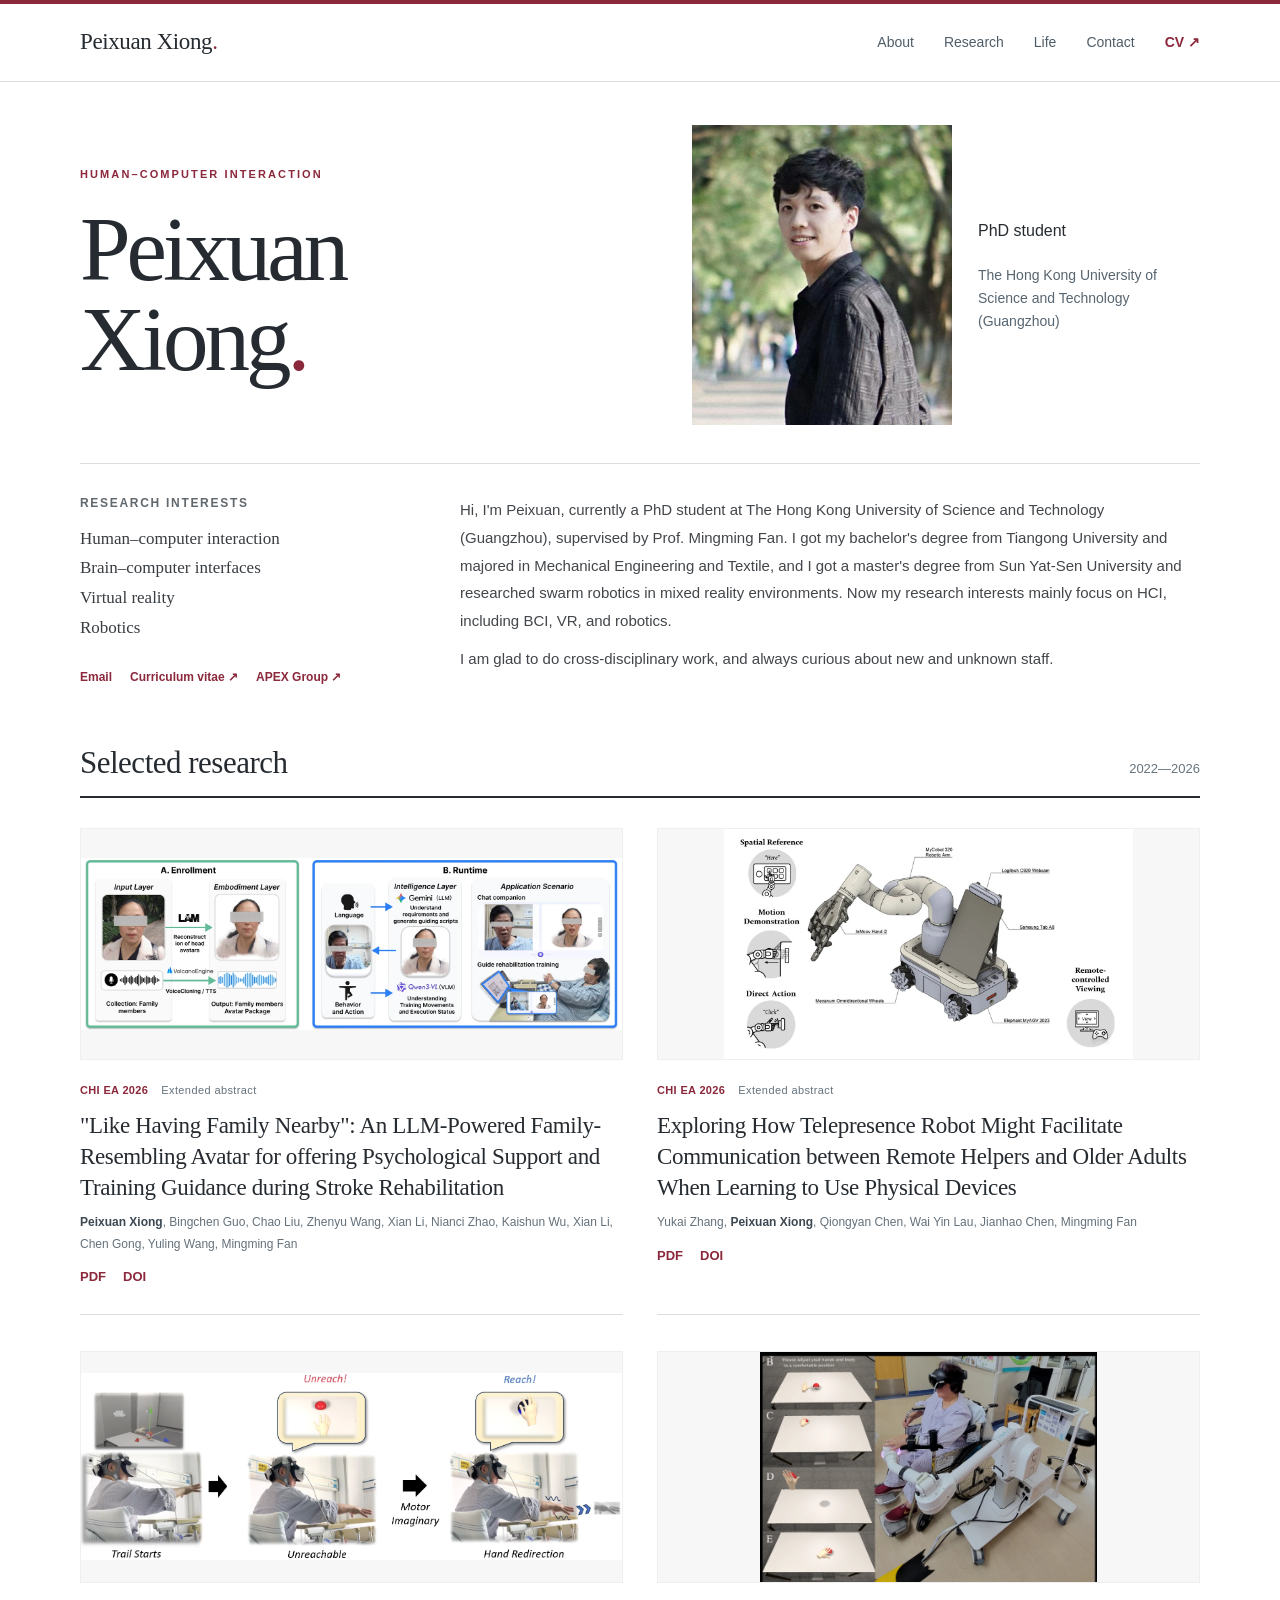
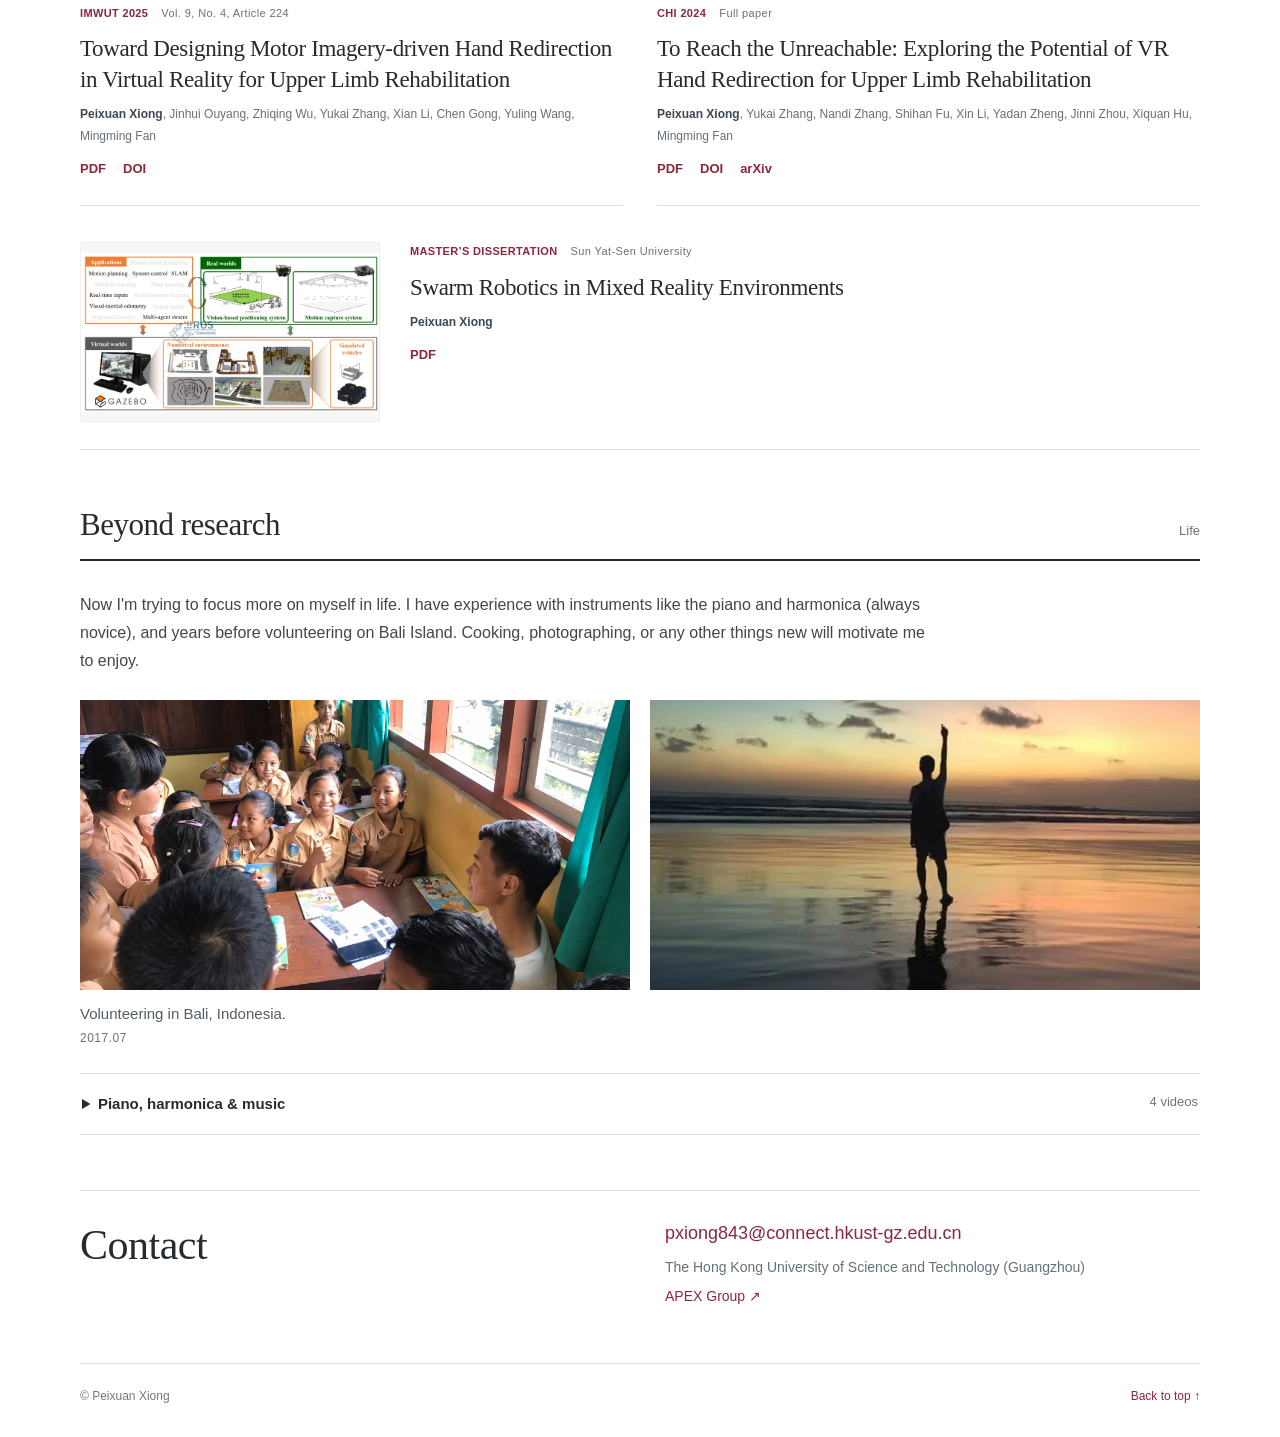
<file: index.html>
<!doctype html><html lang="en"><head><meta charset="utf-8"><meta name="viewport" content="width=device-width,initial-scale=1"><title>Peixuan Xiong</title><meta name="description" content="Peixuan Xiong, PhD student at HKUST (Guangzhou). Research in human–computer interaction, brain–computer interfaces, virtual reality, and robotics."><link rel="icon" href="assets/favicon.svg" type="image/svg+xml"><link rel="stylesheet" href="styles.css"></head><body class="theme-c"><a class="skip-link" href="#main">Skip to content</a><header class="site-header"><div class="header-inner"><a class="wordmark" href="#about">Peixuan Xiong<span class="brand-dot">.</span></a><nav aria-label="Main navigation"><a href="#about">About</a><a href="#research">Research</a><a href="#life">Life</a><a href="#contact">Contact</a><a class="nav-cv" href="Peixuan.pdf?v=488d2845f1" target="_blank" rel="noopener">CV ↗</a></nav></div></header><main id="main" class="editorial-shell"><section id="about" class="about"><div class="editorial-heading"><div><span class="eyebrow">Human–computer interaction</span><h1>Peixuan<br>Xiong<span>.</span></h1></div><div class="editorial-profile"><div class="portrait-crop"><img class="portrait" src="assets/portrait-original.jpg" alt="Peixuan Xiong" width="1365" height="2047"></div><p class="role">PhD student</p><p class="affiliation"><a href="https://hkust-gz.edu.cn/" target="_blank" rel="noopener">The Hong Kong University of<br class="desktop-break"> Science and Technology (Guangzhou)</a></p></div></div><div class="editorial-intro"><div class="editorial-topics"><h2>Research interests</h2><ul class="interests" aria-label="Research interests"><li>Human–computer interaction</li><li>Brain–computer interfaces</li><li>Virtual reality</li><li>Robotics</li></ul><div class="profile-links"><a href="mailto:pxiong843@connect.hkust-gz.edu.cn">Email</a><a href="Peixuan.pdf?v=488d2845f1" target="_blank" rel="noopener">Curriculum vitae ↗</a><a href="https://apex-group-hkust.netlify.app/" target="_blank" rel="noopener">APEX Group ↗</a></div></div><div class="biography"><p>Hi, I&#x27;m Peixuan, currently a PhD student at The Hong Kong University of Science and Technology (Guangzhou), supervised by Prof. Mingming Fan. I got my bachelor&#x27;s degree from Tiangong University and majored in Mechanical Engineering and Textile, and I got a master&#x27;s degree from Sun Yat-Sen University and researched swarm robotics in mixed reality environments. Now my research interests mainly focus on HCI, including BCI, VR, and robotics.</p><p>I am glad to do cross-disciplinary work, and always curious about new and unknown staff.</p></div></div></section><section class="section research" id="research"><div class="section-heading"><h2>Selected research</h2><span class="section-note">2022—2026</span></div><div class="papers"><article class="paper" id="paper-family"><a class="paper-image" href="papers/Family.pdf" target="_blank" rel="noopener" tabindex="-1" aria-hidden="true"><img src="assets/family.webp" alt="" loading="lazy" width="640" height="360"></a><div class="paper-body"><div class="paper-meta"><span class="venue">CHI EA 2026</span><span>Extended abstract</span></div><h3><a href="papers/Family.pdf" target="_blank" rel="noopener">&quot;Like Having Family Nearby&quot;: An LLM-Powered Family-Resembling Avatar for offering Psychological Support and Training Guidance during Stroke Rehabilitation</a></h3><p class="authors"><strong>Peixuan Xiong</strong>, Bingchen Guo, Chao Liu, Zhenyu Wang, Xian Li, Nianci Zhao, Kaishun Wu, Xian Li, Chen Gong, Yuling Wang, Mingming Fan</p><div class="paper-links"><a href="papers/Family.pdf" target="_blank" rel="noopener">PDF<span class="sr-only">: &quot;Like Having Family Nearby&quot;: An LLM-Powered Family-Resembling Avatar for offering Psychological Support and Training Guidance during Stroke Rehabilitation</span></a><a href="https://doi.org/10.1145/3772363.3798321" target="_blank" rel="noopener">DOI</a></div></div></article><article class="paper" id="paper-robot"><a class="paper-image" href="papers/robot.pdf" target="_blank" rel="noopener" tabindex="-1" aria-hidden="true"><img src="assets/robot.webp" alt="" loading="lazy" width="640" height="360"></a><div class="paper-body"><div class="paper-meta"><span class="venue">CHI EA 2026</span><span>Extended abstract</span></div><h3><a href="papers/robot.pdf" target="_blank" rel="noopener">Exploring How Telepresence Robot Might Facilitate Communication between Remote Helpers and Older Adults When Learning to Use Physical Devices</a></h3><p class="authors">Yukai Zhang, <strong>Peixuan Xiong</strong>, Qiongyan Chen, Wai Yin Lau, Jianhao Chen, Mingming Fan</p><div class="paper-links"><a href="papers/robot.pdf" target="_blank" rel="noopener">PDF<span class="sr-only">: Exploring How Telepresence Robot Might Facilitate Communication between Remote Helpers and Older Adults When Learning to Use Physical Devices</span></a><a href="https://doi.org/10.1145/3772363.3798421" target="_blank" rel="noopener">DOI</a></div></div></article><article class="paper" id="paper-bci"><a class="paper-image" href="papers/bci.pdf" target="_blank" rel="noopener" tabindex="-1" aria-hidden="true"><img src="assets/bci.webp" alt="" loading="lazy" width="640" height="360"></a><div class="paper-body"><div class="paper-meta"><span class="venue">IMWUT 2025</span><span>Vol. 9, No. 4, Article 224</span></div><h3><a href="papers/bci.pdf" target="_blank" rel="noopener">Toward Designing Motor Imagery-driven Hand Redirection in Virtual Reality for Upper Limb Rehabilitation</a></h3><p class="authors"><strong>Peixuan Xiong</strong>, Jinhui Ouyang, Zhiqing Wu, Yukai Zhang, Xian Li, Chen Gong, Yuling Wang, Mingming Fan</p><div class="paper-links"><a href="papers/bci.pdf" target="_blank" rel="noopener">PDF<span class="sr-only">: Toward Designing Motor Imagery-driven Hand Redirection in Virtual Reality for Upper Limb Rehabilitation</span></a><a href="https://doi.org/10.1145/3770642" target="_blank" rel="noopener">DOI</a></div></div></article><article class="paper" id="paper-reach"><a class="paper-image" href="papers/reach.pdf" target="_blank" rel="noopener" tabindex="-1" aria-hidden="true"><img src="assets/reach.webp" alt="" loading="lazy" width="640" height="360"></a><div class="paper-body"><div class="paper-meta"><span class="venue">CHI 2024</span><span>Full paper</span></div><h3><a href="papers/reach.pdf" target="_blank" rel="noopener">To Reach the Unreachable: Exploring the Potential of VR Hand Redirection for Upper Limb Rehabilitation</a></h3><p class="authors"><strong>Peixuan Xiong</strong>, Yukai Zhang, Nandi Zhang, Shihan Fu, Xin Li, Yadan Zheng, Jinni Zhou, Xiquan Hu, Mingming Fan</p><div class="paper-links"><a href="papers/reach.pdf" target="_blank" rel="noopener">PDF<span class="sr-only">: To Reach the Unreachable: Exploring the Potential of VR Hand Redirection for Upper Limb Rehabilitation</span></a><a href="https://doi.org/10.1145/3613904.3642912" target="_blank" rel="noopener">DOI</a><a href="https://arxiv.org/abs/2403.05264" target="_blank" rel="noopener">arXiv</a></div></div></article><article class="paper" id="paper-swarm"><a class="paper-image" href="papers/dissertation.pdf" target="_blank" rel="noopener" tabindex="-1" aria-hidden="true"><img src="assets/swarm.webp" alt="" loading="lazy" width="640" height="360"></a><div class="paper-body"><div class="paper-meta"><span class="venue">Master’s dissertation</span><span>Sun Yat-Sen University</span></div><h3><a href="papers/dissertation.pdf" target="_blank" rel="noopener">Swarm Robotics in Mixed Reality Environments</a></h3><p class="authors"><strong>Peixuan Xiong</strong></p><div class="paper-links"><a href="papers/dissertation.pdf" target="_blank" rel="noopener">PDF<span class="sr-only">: Swarm Robotics in Mixed Reality Environments</span></a></div></div></article></div></section><section id="life" class="life section"><div class="section-heading"><h2>Beyond research</h2><span class="section-note">Life</span></div><p class="life-text">Now I&#x27;m trying to focus more on myself in life. I have experience with instruments like the piano and harmonica (always novice), and years before volunteering on Bali Island. Cooking, photographing, or any other things new will motivate me to enjoy.</p><figure class="life-gallery"><div class="life-photos"><a class="life-photo-link" href="assets/life-1-enhanced-4k.png" target="_blank" rel="noopener" aria-label="Open the full-resolution volunteering photograph"><img src="assets/life-1-enhanced-4k.webp" alt="Volunteering with schoolchildren in Bali" loading="lazy" width="3840" height="2880"></a><img src="assets/life-2.webp" alt="Another photograph from Peixuan’s life" loading="lazy" width="640" height="420"></div><figcaption><span class="life-caption-text">Volunteering in Bali, Indonesia.</span><time datetime="2017-07">2017.07</time></figcaption></figure><details class="music"><summary>Piano, harmonica &amp; music <span>4 videos</span></summary><div class="video-grid"><figure><video controls preload="none" aria-label="Harmonica"><source src="harmonica.mp4" type="video/mp4"></video><figcaption>Harmonica</figcaption></figure><figure><video controls preload="none" aria-label="Piano"><source src="piano.mp4" type="video/mp4"></video><figcaption>Piano</figcaption></figure><figure><video controls preload="none" aria-label="Yuqing Youmeng"><source src="yuqingyoumeng.mp4" type="video/mp4"></video><figcaption>Yuqing Youmeng</figcaption></figure><figure><video controls preload="none" aria-label="Wutiaojian"><source src="wutiaojian.mp4" type="video/mp4"></video><figcaption>Wutiaojian</figcaption></figure></div></details></section><section class="contact section" id="contact"><h2>Contact</h2><a class="email-address" href="mailto:pxiong843@connect.hkust-gz.edu.cn">pxiong843@connect.hkust-gz.edu.cn</a><p>The Hong Kong University of Science and Technology (Guangzhou)</p><a href="https://apex-group-hkust.netlify.app/" target="_blank" rel="noopener">APEX Group ↗</a></section><footer class="site-footer"><span>© Peixuan Xiong</span><a href="#about">Back to top ↑</a></footer></main></body></html>
</file>
<file: styles.css>
*{box-sizing:border-box}html{scroll-behavior:smooth;scroll-padding-top:96px}body{margin:0;background:#fff;color:#25313b;font-family:Arial,Helvetica,sans-serif;font-size:16px;line-height:1.75;-webkit-font-smoothing:antialiased}a{color:var(--accent);text-decoration:none;text-underline-offset:4px}a:hover{text-decoration:underline}a:focus-visible,summary:focus-visible{outline:3px solid var(--accent);outline-offset:5px}h1,h2,h3,p{margin:0}h1,h2,h3{color:var(--heading);line-height:1.3}p+p{margin-top:15px}img{display:block;max-width:100%;height:auto}section{scroll-margin-top:30px}.section{margin-top:55px}.section-heading{display:flex;align-items:baseline;justify-content:space-between;gap:15px;border-bottom:1px solid var(--line);padding-bottom:13px;margin-bottom:26px}h2{font-size:25px;letter-spacing:-.5px}h3{font-size:18px}.section-note{font-size:13px;color:#67747d;white-space:nowrap}.eyebrow{display:block;color:var(--accent);font-size:12px;text-transform:uppercase;letter-spacing:2px;font-weight:700;margin-bottom:15px}.profile-links{display:flex;gap:19px;flex-wrap:wrap;font-size:14px;font-weight:600}.role{font-size:19px;color:var(--heading)}.affiliation{color:#576570;line-height:1.65;font-size:15px}.affiliation a{color:inherit}.portrait{object-fit:cover;object-position:50% 39%}.interests{list-style:none;padding:0;display:flex;flex-wrap:wrap;gap:8px 20px;font-size:14px;color:#586772}.interests li{position:relative}.paper{padding:0 0 28px;margin-bottom:28px;border-bottom:1px solid var(--line);min-width:0}.paper:last-child{margin-bottom:0}.paper h3{font-size:18px;line-height:1.5;letter-spacing:-.15px;font-weight:600;margin:6px 0 9px}.paper h3 a{color:var(--heading)}.paper-meta{display:flex;align-items:baseline;flex-wrap:wrap;gap:5px 13px;font-size:12px;color:#65727d}.venue{color:var(--accent);font-weight:700;letter-spacing:.35px}.authors{font-size:13px;line-height:1.7;color:#65717b}.authors strong{font-weight:700;color:#3b4751}.paper-links{display:flex;gap:17px;font-size:13px;line-height:1.4;margin-top:13px;font-weight:600}.paper-image{display:block;background:#f5f6f7;overflow:hidden}.paper-image img{width:100%;height:100%;object-fit:contain}.life-text{max-width:850px}.life-photos{display:grid;grid-template-columns:1fr 1fr;gap:20px;margin-top:25px}.life-photos img{width:100%;height:230px;object-fit:cover}.music{border-top:1px solid var(--line);border-bottom:1px solid var(--line);margin-top:25px}.music summary{cursor:pointer;font-size:15px;padding:17px 2px;font-weight:600;color:var(--heading)}.music summary span{float:right;font-weight:400;color:#697680;font-size:13px}.video-grid{display:grid;grid-template-columns:1fr 1fr;gap:20px;margin:10px 0 20px}.video-grid figure{margin:0;min-width:0}.video-grid video{display:block;width:100%;aspect-ratio:16/9;background:#111}.video-grid figcaption{font-size:13px;color:#67747d;padding-top:6px}.contact{border-top:1px solid var(--line);padding-top:27px}.contact h2{margin-bottom:15px}.email-address{font-size:18px;overflow-wrap:anywhere}.contact p{font-size:14px;color:#64717a;margin:8px 0}.contact>a:last-child{font-size:14px}.site-footer{display:flex;justify-content:space-between;gap:15px;color:#6e7982;font-size:12px;border-top:1px solid var(--line);margin-top:54px;padding:22px 0 30px}.sr-only{position:absolute;width:1px;height:1px;margin:-1px;padding:0;overflow:hidden;clip:rect(0,0,0,0);white-space:nowrap;border:0}.skip-link{position:fixed;top:-100px;left:20px;background:white;padding:8px 20px;z-index:100}.skip-link:focus{top:12px}.site-header{height:78px;border-bottom:1px solid var(--line);background:#fff}.header-inner{max-width:1080px;margin:0 auto;display:flex;align-items:center;justify-content:space-between;height:100%;gap:30px}.wordmark{font-weight:700;font-size:18px;letter-spacing:-.4px;color:var(--heading)}.brand-dot{color:var(--accent)}.site-header nav{display:flex;align-items:center;gap:30px;font-size:14px}.site-header nav a{color:#4f5d68}.site-header .nav-cv{color:var(--accent);font-weight:600}
/* A — a quiet, traditional faculty homepage. */
.theme-a{--accent:#23588a;--heading:#222e38;--line:#e2e6e9;font-family:Georgia,'Times New Roman',serif;color:#39434b;font-size:16px;line-height:1.75}.classic-shell{max-width:1080px;margin:60px auto 0;display:grid;grid-template-columns:224px minmax(0,1fr);gap:68px}.profile-rail{align-self:start;position:sticky;top:42px;font-family:Arial,Helvetica,sans-serif}.profile-rail .portrait{width:190px;height:230px;margin-bottom:24px;object-position:50% 41%}.profile-rail h1{font-family:Georgia,'Times New Roman',serif;font-size:27px;font-weight:normal;margin-bottom:9px;letter-spacing:-.8px}.profile-rail .role{font-size:15px}.profile-rail .affiliation{font-size:13px;line-height:1.75;margin-top:6px}.profile-rail .desktop-break{display:none}.profile-rail .profile-links{display:flex;flex-direction:column;gap:5px;margin-top:19px;font-size:13px;font-weight:400}.profile-rail nav{display:flex;flex-direction:column;gap:8px;border-top:1px solid var(--line);margin-top:27px;padding-top:23px;font-size:13px}.rail-location{font-size:12px;color:#7b858d;margin-top:23px}.theme-a .about{margin-top:0}.theme-a .about h2{font-size:30px;font-weight:normal;margin-bottom:18px}.theme-a .eyebrow{font-family:Arial,Helvetica,sans-serif;font-size:11px;letter-spacing:1.7px;margin-bottom:8px}.theme-a .interests{font-family:Arial,Helvetica,sans-serif;font-size:12px;line-height:1.6;border-left:2px solid #487196;padding-left:14px;margin-top:24px}.theme-a .section{margin-top:42px}.theme-a .about.section{margin-top:0}.theme-a h2{font-size:25px;font-weight:normal}.theme-a .section-heading{margin-bottom:23px}.theme-a .section-note{font-family:Arial,Helvetica,sans-serif;font-size:12px}.year-group{display:grid;grid-template-columns:44px minmax(0,1fr);gap:23px;margin-top:24px}.year{font-family:Arial,Helvetica,sans-serif;font-size:13px;color:#75818b;font-weight:400;padding-top:3px}.theme-a .paper{margin-bottom:23px;padding-bottom:23px}.theme-a .paper h3{font-size:17px;line-height:1.55;margin-top:4px}.theme-a .paper-meta,.theme-a .authors,.theme-a .paper-links{font-family:Arial,Helvetica,sans-serif}.theme-a .paper-meta{font-size:11px}.theme-a .paper-meta>span+span{display:none}.theme-a .authors{font-size:12px}.theme-a .paper-links{font-size:12px}.theme-a .life-photos img{height:185px}.theme-a .contact,.theme-a .site-footer,.theme-a .music{font-family:Arial,Helvetica,sans-serif}.theme-a .contact h2{font-family:Georgia,'Times New Roman',serif}
/* B — a modern research profile, with compact publication rows. */
.theme-b{--accent:#1c5684;--heading:#16364f;--line:#e0e7ec}.theme-b .modern-shell{max-width:1040px;margin:0 auto}.theme-b .about{display:grid;grid-template-columns:minmax(0,1fr) 245px;column-gap:72px;padding-top:52px}.theme-b h1{font-size:52px;line-height:1.15;font-weight:650;letter-spacing:-2.4px;margin-bottom:18px}.theme-b .intro-copy{padding-top:15px}.theme-b .role{font-size:18px;margin-bottom:5px}.theme-b .profile-links{margin-top:24px;gap:22px}.theme-b .portrait-frame{position:relative;align-self:start;padding:0 10px 10px 0}.theme-b .portrait-frame:after{content:'';position:absolute;inset:13px 0 0 13px;background:#e7eef3;z-index:-1}.theme-b .portrait{width:235px;height:266px;object-position:50% 40%}.theme-b .biography{grid-column:1/-1;display:grid;grid-template-columns:160px minmax(0,1fr);gap:24px;margin-top:44px;border-top:1px solid var(--line);padding-top:28px}.theme-b .biography h2{font-size:20px}.theme-b .biography p{font-size:15px;line-height:1.85}.theme-b .biography p+p{margin-top:9px}.theme-b .research{margin-top:46px}.theme-b .paper{display:grid;grid-template-columns:218px minmax(0,1fr);gap:27px}.theme-b .paper-image{height:145px;align-self:start;margin-top:4px;border:1px solid #e8edf0;border-radius:3px}.theme-b .paper-meta{font-size:12px}.theme-b .venue{background:#edf3f8;padding:2px 8px;border-radius:2px}.theme-b .paper h3{font-size:18px;line-height:1.5}.theme-b .paper-links a{border-bottom:1px solid #b9ccd9;padding-bottom:2px}.theme-b .contact{background:#f5f8fa;padding:30px 34px;border:0;border-left:3px solid var(--accent)}
/* C — an editorial HCI portfolio, with a serif masthead and visual projects. */
.theme-c{--accent:#8b283b;--heading:#252b30;--line:#dededc;background:#fff;color:#42464a}.theme-c .site-header{border-top:4px solid var(--accent);height:82px}.theme-c .header-inner{max-width:1120px}.theme-c .wordmark{font-family:Georgia,serif;font-weight:normal;font-size:23px}.editorial-shell{max-width:1120px;margin:auto}.theme-c .about{padding-top:43px}.editorial-heading{display:flex;justify-content:space-between;align-items:center;border-bottom:1px solid var(--line);padding-bottom:38px}.theme-c h1{font-family:Georgia,'Times New Roman',serif;font-weight:normal;font-size:91px;letter-spacing:-4px;line-height:.99}.theme-c h1 span{color:var(--accent)}.theme-c .eyebrow{font-size:11px;letter-spacing:2.1px;margin-bottom:20px}.editorial-profile{display:grid;grid-template-columns:260px 222px;column-gap:26px;align-items:end}.editorial-profile .portrait-crop{position:relative;overflow:hidden;grid-row:1/3;width:260px;height:300px}.editorial-profile .portrait{position:absolute;width:220%;height:auto;max-width:none;left:56%;top:40%;transform:translate(-56%,-40%)}.editorial-profile .role{font-size:16px;align-self:end;margin-bottom:4px}.editorial-profile .affiliation{align-self:start;font-size:14px;grid-column:2}.editorial-profile .desktop-break{display:none}.editorial-intro{display:grid;grid-template-columns:310px minmax(0,1fr);gap:70px;padding-top:32px}.editorial-topics h2{font-size:12px;text-transform:uppercase;letter-spacing:1.7px;font-weight:600;color:#60686e}.editorial-topics .interests{display:block;font-family:Georgia,serif;font-size:17px;color:#383d42;line-height:1.75;margin-top:12px}.editorial-topics .profile-links{font-size:12px;gap:5px 18px;margin-top:24px}.theme-c .biography{font-size:15px;line-height:1.85}.theme-c .biography p+p{margin-top:10px}.theme-c .section-heading{border-bottom:2px solid var(--heading);margin-bottom:30px}.theme-c h2{font-family:Georgia,'Times New Roman',serif;font-size:31px;font-weight:normal}.theme-c .editorial-topics h2{font-family:Arial,Helvetica,sans-serif;font-size:12px;font-weight:600}.theme-c .papers{display:grid;grid-template-columns:1fr 1fr;gap:36px 34px}.theme-c .paper{margin:0;padding:0 0 27px;display:flex;flex-direction:column}.theme-c .paper-image{height:232px;margin-bottom:21px;background:#f7f7f7;border:1px solid #efefed}.theme-c .paper h3{font-family:Georgia,'Times New Roman',serif;font-weight:normal;font-size:23px;line-height:1.35;letter-spacing:-.35px;margin-top:10px}.theme-c .paper-meta{font-size:11px;letter-spacing:.4px}.theme-c .paper-meta .venue{text-transform:uppercase}.theme-c .authors{font-size:12px;line-height:1.8}.theme-c .paper:last-child{grid-column:1/-1;display:grid;grid-template-columns:300px minmax(0,1fr);gap:30px;padding-top:0}.theme-c .paper:last-child .paper-image{height:180px;margin-bottom:0}.theme-c .contact{display:grid;grid-template-columns:1fr 1fr;column-gap:50px}.theme-c .contact h2{grid-row:1/4;font-size:42px}.theme-c .contact p{margin:5px 0}.theme-c .contact>a{grid-column:2}.theme-c .contact p{grid-column:2}.theme-c .life-photos img{height:290px}
@media(min-width:1500px){.classic-shell{margin-top:72px}.theme-b .about{padding-top:64px}.theme-c .about{padding-top:52px}}
@media(max-width:1180px){.classic-shell{margin:42px 35px 0;gap:45px;grid-template-columns:210px minmax(0,1fr)}.header-inner,.modern-shell,.editorial-shell{margin-left:35px!important;margin-right:35px!important}.theme-b .about{column-gap:40px}.editorial-profile{grid-template-columns:240px 195px}.editorial-profile .portrait-crop{width:240px;height:280px}.editorial-intro{gap:40px;grid-template-columns:280px minmax(0,1fr)}}
@media(min-width:801px) and (max-width:1000px){.editorial-profile{display:block;width:220px}.editorial-profile .portrait-crop{width:220px;height:264px;margin-bottom:12px}.editorial-profile .role{font-size:14px}.editorial-profile .affiliation{font-size:12px}}
@media(max-width:800px){.classic-shell{grid-template-columns:170px minmax(0,1fr);gap:30px;margin-left:25px;margin-right:25px}.profile-rail .portrait{width:150px;height:190px}.profile-rail h1{font-size:24px}.theme-a .year-group{grid-template-columns:1fr;gap:10px}.theme-a .year{font-weight:700}.theme-b h1{font-size:44px}.theme-b .about{grid-template-columns:minmax(0,1fr) 190px;gap:30px}.theme-b .portrait{width:180px;height:232px}.theme-b .biography{margin-top:0;grid-template-columns:1fr;gap:15px}.theme-b .paper{grid-template-columns:165px minmax(0,1fr);gap:20px}.theme-b .paper-image{height:128px}.site-header nav{gap:18px}.theme-c h1{font-size:74px}.editorial-profile{display:block;width:200px}.editorial-profile .portrait-crop{width:200px;height:240px;margin-bottom:12px}.editorial-profile .role{font-size:14px}.editorial-profile .affiliation{font-size:12px}.editorial-intro{grid-template-columns:200px minmax(0,1fr);gap:28px}.theme-c .paper-image{height:180px}.theme-c .paper h3{font-size:21px}.theme-c .paper:last-child{grid-template-columns:220px minmax(0,1fr)}}
@media(max-width:600px){body{font-size:16px}.header-inner,.modern-shell,.editorial-shell{margin-left:22px!important;margin-right:22px!important}.site-header{height:auto;padding:18px 0 15px}.header-inner{display:block}.site-header nav{gap:0;justify-content:space-between;margin-top:13px;font-size:13px}.wordmark{font-size:17px}.section{margin-top:38px}.section-heading{margin-bottom:22px}.section-note{font-size:11px}h2{font-size:24px}.profile-links{font-size:13px}.classic-shell{display:block;margin:27px 23px 0}.profile-rail{position:static;display:block;border-bottom:1px solid var(--line);padding-bottom:22px;margin-bottom:28px;min-height:175px}.profile-rail .portrait{float:right;width:102px;height:138px;margin:0 0 12px 20px}.profile-rail h1{font-size:25px;padding-top:1px}.profile-rail .affiliation{font-size:12px;line-height:1.7}.profile-rail .role{font-size:13px}.profile-rail .profile-links{flex-direction:row;gap:7px 17px;font-size:12px;clear:both;padding-top:15px;margin-top:0}.profile-rail nav{flex-direction:row;flex-wrap:wrap;gap:7px 18px;border:0;margin-top:15px;padding:0;font-size:12px}.rail-location{display:none}.theme-a .eyebrow{font-size:10px}.theme-a .about h2{font-size:27px}.theme-a .interests{font-size:12px}.theme-a .paper h3{font-size:17px}.theme-a .authors{font-size:12px}.theme-a .year-group{margin-top:24px}.theme-a .section{margin-top:34px}.theme-a .life-photos img{height:140px}.theme-b .about{grid-template-columns:minmax(0,1fr) 108px;gap:26px 18px;padding-top:31px}.theme-b .intro-copy{padding-top:0}.theme-b .eyebrow{font-size:10px;letter-spacing:1.1px;margin-bottom:12px}.theme-b h1{font-size:34px;letter-spacing:-1.5px;margin-bottom:11px}.theme-b .portrait-frame{padding:0 5px 6px 0}.theme-b .portrait{width:103px;height:147px;object-position:50% 38%}.theme-b .portrait-frame:after{inset:7px 0 0 7px}.theme-b .role{font-size:15px}.theme-b .affiliation{font-size:12px}.theme-b .desktop-break{display:none}.theme-b .profile-links{font-size:12px;gap:6px 16px;margin-top:14px}.theme-b .biography{padding-top:23px;gap:11px}.theme-b .biography p{font-size:15px}.theme-b .research{margin-top:35px}.theme-b .paper{display:block;padding-bottom:25px;margin-bottom:25px}.theme-b .paper-image{float:right;width:112px;height:86px;margin:0 0 12px 15px}.theme-b .paper-meta{display:block;font-size:11px;line-height:1.75}.theme-b .paper-meta>span+span{display:block;margin-top:6px}.theme-b .paper h3{font-size:17px;line-height:1.5}.theme-b .authors{clear:both;font-size:12px}.theme-b .contact{padding:22px}.theme-b .email-address{font-size:16px}.life-photos{gap:12px}.life-photos img{height:155px}.life-text{font-size:15px}.video-grid{grid-template-columns:1fr}.email-address{font-size:16px}.site-footer{margin-top:35px;font-size:11px}.theme-c .site-header{height:auto}.theme-c .about{padding-top:29px}.editorial-heading{display:block;padding-bottom:26px}.theme-c h1{font-size:60px;letter-spacing:-3px}.theme-c .eyebrow{font-size:9px;letter-spacing:1px;margin-bottom:14px}.editorial-profile{display:grid;width:100%;grid-template-columns:170px minmax(0,1fr);column-gap:18px;margin-top:24px}.editorial-profile .portrait-crop{width:170px;height:205px;margin:0}.editorial-profile .role{font-size:14px}.editorial-profile .affiliation{font-size:12px;line-height:1.6}.editorial-intro{display:flex;flex-direction:column-reverse;gap:25px;padding-top:23px}.theme-c .biography{font-size:15px}.editorial-topics .interests{display:flex;font-family:Arial,Helvetica,sans-serif;font-size:12px;gap:4px 16px}.editorial-topics .profile-links{margin-top:15px;font-size:12px}.theme-c .papers{display:block}.theme-c .paper{margin-bottom:29px;padding-bottom:25px}.theme-c .paper-image{height:205px;margin-bottom:17px}.theme-c .paper h3{font-size:22px}.theme-c .paper:last-child{display:block}.theme-c .paper:last-child .paper-image{height:205px;margin-bottom:17px}.theme-c h2{font-size:28px}.theme-c .contact{display:block}.theme-c .contact h2{font-size:34px;margin-bottom:18px}.theme-c .life-photos img{height:160px}.music summary{font-size:14px}.music summary span{font-size:12px}}
@media(max-width:360px){.theme-c h1{font-size:48px;letter-spacing:-2px}.theme-c .editorial-profile{grid-template-columns:155px minmax(0,1fr);column-gap:16px}.theme-c .editorial-profile .portrait-crop{width:155px;height:190px}.theme-c .eyebrow{font-size:8px;letter-spacing:.5px}}
@media(prefers-reduced-motion:reduce){html{scroll-behavior:auto}}

/* A shared caption for the photographs from volunteering in Bali. */
.theme-c .life-gallery{margin:25px 0 0}.theme-c .life-gallery .life-photos{margin-top:0}.theme-c .life-gallery>figcaption{margin-top:12px;font-size:15px;line-height:1.6;color:#535d65}.theme-c .life-caption-text{display:block}.theme-c .life-gallery>figcaption time{display:block;margin-top:3px;font-size:12px;letter-spacing:.5px;color:#67747d}
</file>
